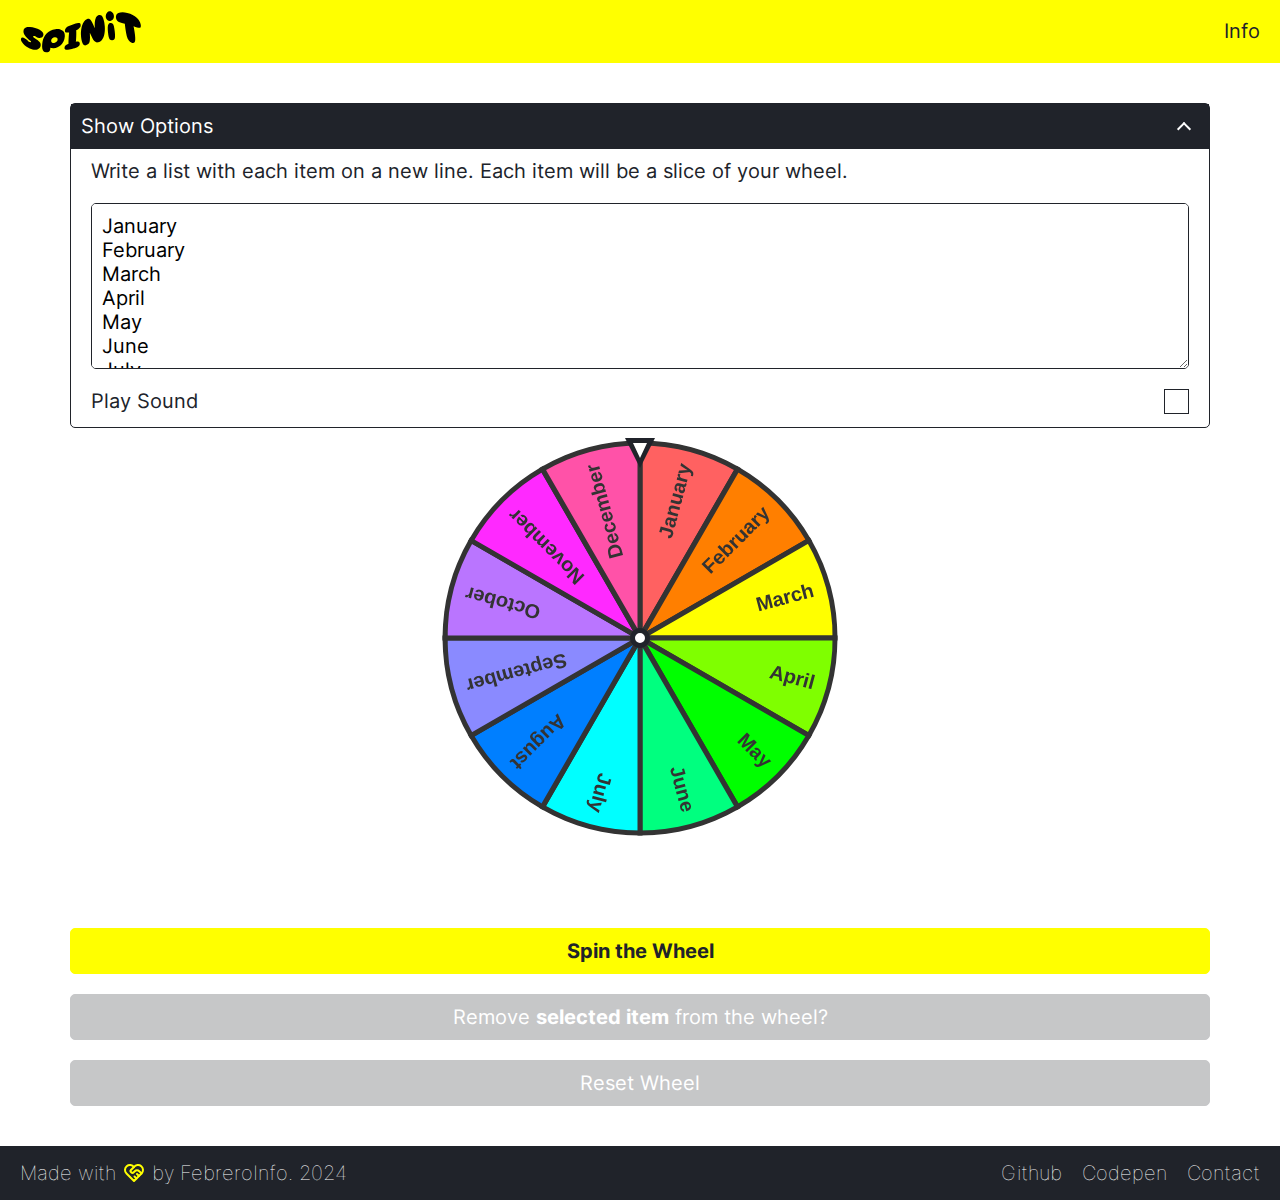
<file: index.html>
<!DOCTYPE html>
<html lang="en">
<head>
<meta charset="UTF-8"/>
<meta http-equiv="X-UA-Compatible" content="IE=edge"/>
<meta name="viewport" content="width=device-width, initial-scale=1"/>
<title>SPINiT</title>
<meta name="description" content="Create a spinning wheel and let your decision be driven by it."/>
<meta name="keywords" content="Jose Febrero, JSON, Canvas, Tools, SPINiT"/>
<meta name="theme-color" content="#FFFF00"/>
<meta property="og:site_name" content="SPINiT"/>
<meta property="og:title" content="SPINiT"/>
<meta property="og:type" content="website"/>
<meta property="og:url" content="https://github.com/febreroinfo/"/>
<meta property="og:description" content="Create a spinning wheel and let your decision be driven by it."/>
<meta property="og:image" content="./assets/images/spinit.png"/>
<link rel="icon" href="./assets/images/favicon/favicon.ico" sizes="16x16"/>
<link rel="icon" type="image/svg+xml" href="./assets/images/favicon/favicon.svg"/>
<link rel="apple-touch-icon" href="./assets/images/favicon/apple-touch-icon.png"/>
<link rel="manifest" href="./assets/images/favicon/manifest.json"/>
<link rel="stylesheet" href="./assets/styles/main.min.css"/></head>
<body>
<header class="navbar">
<a href="#home" aria-label="Skip to Content" class="skip">Skip to Content</a>
<a href="/spinit" target="_self" title="home">
<span class="logo">
<img src="./assets/images/svg/spinit.svg" width="125" height="43" alt="SpiniT"/></span></a>
<nav>
<button id="menu">Info</button></nav></header>
<main class="content">
<section id="home" data-open="open" class="content__item">
<article>
<h1>Spin IT</h1>
<div class="wheel">
<div class="wheel__option">
<input id="option" checked="checked" type="checkbox" class="wheel__input"/>
<label for="option" class="wheel__label">
<strong>Show Options</strong></label>
<div class="wheel__entry">
<label for="section">Write a list with each item on a new line. Each item will be a slice of your wheel.</label>
<textarea id="section" rows="6"></textarea>
<div class="wheel__audio">
<label for="sound">Play Sound
<input id="sound" type="checkbox" class="sr__only"/>
<span class="wheel__checkmark"></span></label></div></div></div>
<div class="wheel__content">
<canvas id="wheel" height="400" width="400" class="wheel__canvas"></canvas>
<div class="wheel__center"></div></div>
<div class="wheel__result">
<span id="result"></span></div>
<button id="spin" type="button" class="wheel__spin">Spin the Wheel</button>
<button id="remove" type="button" class="wheel__remove">Remove
<span id="article" class="wheel__item">selected item</span>&nbsp;from the wheel?</button>
<button id="reset" type="button" class="wheel__reset">Reset Wheel</button></div></article></section>
<section id="info" data-open="false" class="content__item">
<article>
<h2>What is it?</h2>
<p>A tool that lets you insert text and spin a wheel to decide a random result. Create a spinning wheel and let your decision be driven by it.</p></article>
<article>
<h2>How to use it?</h2>
<ol>
<li>
<p>Write a list of text (e.g. names, activities, chores), and make sure each item is on a new line.</p></li>
<li>
<p>Click the
<code>Spin the Wheel</code>&nbsp;button and the wheel will decide for you.</p></li></ol></article></section>
<button id="up" title="Back to Top" data-open="false" class="top">
<span>
<svg xmlns="http://www.w3.org/2000/svg" width="24" height="24" viewBox="0 0 24 24" fill="none" stroke-width="2" stroke="currentColor" stroke-linecap="round" stroke-linejoin="round" class="top__icon">
<path d="M0 0h24v24H0z" fill="none" stroke="none"></path>
<path d="M9 12h-3.586a1 1 0 0 1 -.707 -1.707l6.586 -6.586a1 1 0 0 1 1.414 0l6.586 6.586a1 1 0 0 1 -.707 1.707h-3.586v6h-6v-6z"></path>
<path d="M9 21h6"></path></svg></span></button></main>
<footer>
<p>
<span>Made with&nbsp;</span>
<span>
<svg xmlns="http://www.w3.org/2000/svg" width="24" height="24" viewBox="0 0 24 24" fill="none" stroke-width="2" stroke="currentColor" stroke-linecap="round" stroke-linejoin="round" class="footer__icon">
<path d="M0 0h24v24H0z" fill="none" stroke="none"></path>
<path d="M19.5 12.572l-7.5 7.428l-7.5 -7.428a5 5 0 1 1 7.5 -6.566a5 5 0 1 1 7.5 6.572" class="icon__active"></path>
<path d="M12 6l-3.293 3.293a1 1 0 0 0 0 1.414l.543 .543c.69 .69 1.81 .69 2.5 0l1 -1a3.182 3.182 0 0 1 4.5 0l2.25 2.25" class="icon__active"></path>
<path d="M12.5 15.5l2 2" class="icon__active"></path>
<path d="M15 13l2 2" class="icon__active"></path></svg></span>
<span>&nbsp;by FebreroInfo. 2024</span></p>
<ul>
<li>
<a href="https://github.com/febreroinfo" target="_blank" rel="noopener noreferrer">Github</a></li>
<li>
<a href="https://codepen.io/febreroinfo" target="_blank" rel="noopener noreferrer">Codepen</a></li>
<li>
<a id="email" href="#" data-email="false" tabindex="0">Contact</a></li></ul>
<figure id="status" data-open="false" aria-label="Network Status" class="network">
<span id="online" data-open="false" class="network__online">Hurray! Internet is back online.</span>
<span id="offline" data-open="false" class="network__offline">Opps! Internet is offline.</span></figure></footer></body>
<script defer=" " src="./assets/scripts/main.min.js"></script></html>
</file>
<file: assets/styles/main.min.css>
:root{--theme-font:"Inter",sans-serif;--theme-bg:#ffffff;--theme-bg-alt:#f6f8fa;--theme-bg-secondary:#20232a;--theme-text:rgb(32, 35, 42);--theme-text-alt:#ffffff;--theme-accent:#FFFF00;--theme-disabled:.25;--theme-transition:0.25s opacity ease-in-out,0.25s transform ease-in-out,0.25s border-color ease-in-out,0.25s background-color ease-in-out}html{box-sizing:border-box}*,::after,::before{box-sizing:inherit}*{margin:0;padding:0;font:inherit}body{min-height:100vh;min-height:100dvh}img,picture,svg,video{display:block;max-width:100%}button,input,select,textarea{font:inherit}button,dialog{border:0}a{color:var(--theme-text);transition:var(--theme-transition)}a :focus-visible,a:focus{outline:2px solid;outline-offset:5px}@font-face{font-family:Inter;src:url(../fonts/Inter/Inter-ExtraBold.woff2) format("woff2"),url(../fonts/Inter/Inter-ExtraBold.woff) format("woff");font-weight:700;font-style:normal;font-display:swap}@font-face{font-family:Inter;src:url(../fonts/Inter/Inter-Bold.woff2) format("woff2"),url(../fonts/Inter/Inter-Bold.woff) format("woff");font-weight:700;font-style:normal;font-display:swap}@font-face{font-family:Inter;src:url(../fonts/Inter/Inter-Black.woff2) format("woff2"),url(../fonts/Inter/Inter-Black.woff) format("woff");font-weight:900;font-style:normal;font-display:swap}@font-face{font-family:Inter;src:url(../fonts/Inter/Inter-Medium.woff2) format("woff2"),url(../fonts/Inter/Inter-Medium.woff) format("woff");font-weight:500;font-style:normal;font-display:swap}@font-face{font-family:Inter;src:url(../fonts/Inter/Inter-Thin.woff2) format("woff2"),url(../fonts/Inter/Inter-Thin.woff) format("woff");font-weight:100;font-style:normal;font-display:swap}@font-face{font-family:Inter;src:url(../fonts/Inter/Inter-Regular.woff2) format("woff2"),url(../fonts/Inter/Inter-Regular.woff) format("woff");font-weight:400;font-style:normal;font-display:swap}@font-face{font-family:Inter;src:url(../fonts/Inter/Inter-Light.woff2) format("woff2"),url(../fonts/Inter/Inter-Light.woff) format("woff");font-weight:300;font-style:normal;font-display:swap}@font-face{font-family:Inter;src:url(../fonts/Inter/Inter-SemiBold.woff2) format("woff2"),url(../fonts/Inter/Inter-SemiBold.woff) format("woff");font-weight:600;font-style:normal;font-display:swap}@font-face{font-family:Inter;src:url(../fonts/Inter/Inter-ExtraLight.woff2) format("woff2"),url(../fonts/Inter/Inter-ExtraLight.woff) format("woff");font-weight:200;font-style:normal;font-display:swap}@keyframes fade-in{from{opacity:0;transform:scale(.01) scale3d(1,1,1)}50%{transform:scale3d(1.05,1.05,1.05)}to{opacity:1;transform:scale(1) scale3d(1,1,1)}}@keyframes fade-out{from{opacity:1;transform:scale(1)}to{opacity:0;transform:scale(.01)}}@keyframes flip-x{from{transform:perspective(400px) rotate3d(1,0,0,90deg);animation-timing-function:ease-in;opacity:0}40%{transform:perspective(400px) rotate3d(1,0,0,-20deg);animation-timing-function:ease-in}60%{transform:perspective(400px) rotate3d(1,0,0,10deg);opacity:1}80%{transform:perspective(400px) rotate3d(1,0,0,-5deg)}to{transform:perspective(400px)}}@keyframes pulse{from{transform:scale3d(1,1,1)}50%{transform:scale3d(1.05,1.05,1.05)}to{transform:scale3d(1,1,1)}}@keyframes zoom-out{from{opacity:1}50%{opacity:0;transform:scale3d(.3,.3,.3)}to{opacity:0}}@keyframes zoom-in{from{opacity:0;transform:scale3d(.3,.3,.3)}50%{opacity:1}}.transition__down{opacity:.01;transform:translateY(-20px);transition:opacity .3s cubic-bezier(.645,.045,.355,1),transform .3s cubic-bezier(.645,.045,.355,1)}.transition__up{opacity:.01;transform:translateY(20px);transition:opacity .3s cubic-bezier(.645,.045,.355,1),transform .3s cubic-bezier(.645,.045,.355,1)}.transition__fade{opacity:.01;transition:opacity .3s cubic-bezier(.645,.045,.355,1)}.transition__done{opacity:1;transform:translateY(0);transition:opacity .3s cubic-bezier(.645,.045,.355,1),transform .3s cubic-bezier(.645,.045,.355,1)}.sr__only{position:absolute;width:1px;height:1px;padding:0;margin:-1px;overflow:hidden;clip:rect(0,0,0,0);white-space:nowrap;border:0}html{scroll-behavior:smooth;scroll-padding:var(--scroll-padding,5rem)}body{display:flex;flex-direction:column;position:relative;height:100%;font-family:var(--theme-font);font-size:1rem;font-size:clamp(1rem,.9186rem + .4651vw,1.25rem);color:var(--theme-text);background-color:var(--theme-bg)}header{display:flex;align-items:center;justify-content:space-between;padding:.5em 1em;top:0;z-index:1;background-color:var(--theme-accent)}header nav{display:flex;align-items:center;justify-content:flex-end;gap:1em;min-width:143px}header a,header button{color:var(--theme-text);text-decoration:none;cursor:pointer;min-width:35px;will-change:auto;transition:var(--theme-transition)}header a:hover,header button:hover{text-decoration:underline}header a :focus-visible,header a:focus,header button :focus-visible,header button:focus{outline:1px solid var(--theme-text);outline-offset:5px}header button{border:0;background-color:rgba(0,0,0,0)}.logo{--logo-width:125px;display:block;width:var(--logo-width);font-weight:600;font-size:1.5rem}.logo img{height:auto}main{flex:1}main article{display:flex;flex-direction:column;width:min(100% - 2em);margin-block:2em 1em;margin-inline:auto}main h1{font-weight:700;margin-bottom:1em;position:absolute;width:1px;height:1px;padding:0;margin:-1px;overflow:hidden;clip:rect(0,0,0,0);white-space:nowrap;border:0}main h2{font-size:1.5rem;font-weight:600;margin-bottom:1em}main p{margin-bottom:1em}main p:last-child{margin-bottom:0}textarea{--scroll-dimension:0.25rem;--scroll-border-radius:1em;--scroll-color-thumb:rgba(0, 0, 0, 0.5);--scroll-color-track:rgba(0, 0, 0, 0);--scroll-background:transparent;min-height:200px;max-height:450px;border:1px solid var(--theme-accent);border-radius:.25em;resize:vertical;padding:1em;-ms-overflow-style:inherit;scrollbar-width:thin;scrollbar-color:var(--scroll-color-thumb) var(--scroll-color-track)}textarea::-webkit-scrollbar{display:block;width:var(--scroll-dimension);height:var(--scroll-dimension)}textarea ::-webkit-scrollbar-button:single-button{width:0;height:0}textarea ::-webkit-scrollbar-button:single-button:hover{width:0;height:0}textarea::-webkit-scrollbar-track{background-color:var(--scroll-color-track);border:var(--scroll-dimension) solid var(--scroll-background)}textarea::-webkit-scrollbar-thumb{background-color:var(--scroll-color-thumb)}textarea:focus,textarea:focus-visible{outline:2px solid var(--theme-accent);outline-offset:5px}.content{position:relative}.content__item[data-open=false]{display:none}.content__item[data-open=true]{display:block}.content__item ol{-webkit-padding-start:20px;padding-inline-start:20px}.content__item code{font-family:monospace}.form{display:flex;flex-direction:column}.form__group{display:flex;flex-direction:column;position:relative;margin-bottom:1em}.form__group:last-child{margin-bottom:0}.form__input{position:absolute;opacity:0;width:0}.form__input:focus-visible~label,.form__input:focus~label{outline:2px solid var(--theme-accent);outline-offset:5px}.form__label{display:inline-block;text-align:center;font-weight:initial;border-radius:.25em;padding:.5em 1em;color:var(--theme-text-alt);border:1px solid var(--theme-accent);background-color:var(--theme-accent);transition:var(--theme-transition);cursor:pointer}.form__label:hover{color:var(--theme-accent);background-color:rgba(0,0,0,0)}.form__button{border-radius:.25em;padding:.5em 1em;margin-bottom:2em;color:var(--theme-text-alt);border:1px solid var(--theme-accent);background-color:var(--theme-accent);transition:var(--theme-transition)}.form__button[aria-hidden=true]{display:none}.form__button[aria-hidden=false]{display:block}.form__button:hover{color:var(--theme-accent);background-color:rgba(0,0,0,0)}.form__button:focus,.form__button:focus-visible{outline:2px solid var(--theme-accent);outline-offset:5px}.form__download{color:#000;border-radius:.25em;padding:.5em 1em;text-decoration:none;text-align:center;color:var(--theme-text-alt);border:1px solid var(--theme-accent);background-color:var(--theme-accent);transition:var(--theme-transition)}.form__download:hover{color:var(--theme-accent);background-color:rgba(0,0,0,0)}.form__download:focus,.form__download:focus-visible{outline:2px solid var(--theme-accent);outline-offset:5px}.dropdown{position:relative}.dropdown__group{display:flex;align-items:center;border:1px solid var(--theme-accent);border-radius:.25em;margin-bottom:1em}.dropdown__input{border:0;padding-inline:1em;width:100%;margin-inline:1em}.dropdown__input:focus{outline-color:transparent}.dropdown__button{border:0;border-radius:0;margin:auto 0 0 0;padding:.5em;color:var(--theme-text-alt);border-left:1px solid var(--theme-accent);background-color:var(--theme-accent);transition:var(--theme-transition)}.dropdown__button[aria-expanded=true] .dropdown__icon{transform:rotate(180deg)}.dropdown__button:hover{color:var(--theme-accent);background-color:rgba(0,0,0,0)}.dropdown__button:focus,.dropdown__button:focus-visible{outline:2px solid var(--theme-accent);outline-offset:5px}.dropdown__icon{display:flex;align-items:center;justify-content:center;pointer-events:none}.dropdown__option{display:none}.dropdown__option.is__active{display:block}.dropdown__items{width:100%;border:1px solid rgba(0,0,0,.1);border-radius:.25em;padding:.5em 1em;margin-bottom:.25em;border:1px solid var(--theme-accent);color:var(--theme-accent);background-color:rgba(0,0,0,0);transition:var(--theme-transition)}.dropdown__items:hover{color:var(--theme-text-alt);background-color:var(--theme-accent)}.dropdown__items:focus,.dropdown__items:focus-visible{outline:2px solid var(--theme-accent);outline-offset:5px}.wheel{display:flex;flex-direction:column;align-items:center;justify-content:center}.wheel__option{width:100%;border:1px solid var(--theme-text);border-radius:.25em}.wheel__option>input[type=checkbox]{position:absolute;left:-9999px;width:0;height:0}.wheel__option>input:focus~.wheel__label{outline:2px solid var(--theme-accent);outline-offset:5px;border-radius:.25em}.wheel__option>input:checked~.wheel__label{border-bottom:1px solid var(--theme-text)}.wheel__option>input:checked~.wheel__label::after{top:1em;transform:rotate(225deg)}.wheel__option>input:checked~.wheel__entry{opacity:1;padding:.5em .5em;max-height:99rem;transition:max-height .5s ease-in-out}.wheel__label{display:block;position:relative;padding:.5em;border-bottom:1px solid transparent;color:var(--theme-text-alt);background-color:var(--theme-text);transition:var(--theme-transition)}.wheel__label:hover{opacity:.75}.wheel__label::after{content:"";position:absolute;width:10px;height:10px;border-bottom:2px solid;border-right:2px solid;transform:rotate(45deg);top:.75em;right:1em;transition:all .25s ease-in-out}.wheel__entry{display:flex;flex-direction:column;opacity:0;max-height:0;margin:0 .5em;overflow:hidden;transition:max-height .5s cubic-bezier(0,1,0,1),opacity 1s cubic-bezier(0,1,0,1)}.wheel__entry label{margin-bottom:1em}.wheel__entry textarea{resize:vertical;min-height:150px;overflow:auto;padding:.5em;margin-bottom:1em;border:1px solid var(--theme-text);border-radius:.25em}.wheel__entry textarea:focus{outline:2px solid var(--theme-accent);outline-offset:5px}.wheel__audio{display:flex;align-items:center;justify-content:space-between;margin-bottom:.25rem}.wheel__audio>label{position:relative;width:100%;display:flex;justify-content:space-between;margin:0;-webkit-user-select:none;-moz-user-select:none;user-select:none}.wheel__audio input:focus+.wheel__checkmark{outline:2px solid var(--theme-accent);outline-offset:5px}.wheel__audio input:checked~.wheel__checkmark{background-color:var(--theme-text);opacity:1}.wheel__audio input:checked~.wheel__checkmark:after{display:flex;left:8px;top:3px;width:7px;height:14px;border:solid #fff;border-width:0 3px 3px 0;border:solid var(--theme-text-alt);border-width:0 3px 3px 0;transform:rotate(45deg)}.wheel__checkmark{position:absolute;top:0;right:0;height:25px;width:25px;border:1px solid var(--theme-text);cursor:pointer}.wheel__checkmark:after{content:"";position:absolute;display:none}.wheel__content{--wheel-border-before:10px;--wheel-border-top-before:20px;--wheel-top-after:3px;--wheel-border-after:5px;--wheel-border-top-after:10px;display:inline-flex;align-items:center;justify-content:center;position:relative;overflow:hidden;margin:.5em;max-width:100%;max-height:auto;cursor:none}.wheel__content::before{content:"";position:absolute;top:0;border-left:var(--wheel-border-before) solid transparent;border-right:var(--wheel-border-before) solid transparent;border-top:var(--wheel-border-top-before) solid var(--theme-text);z-index:1}.wheel__content::after{content:"";position:absolute;top:var(--wheel-top-after);border-left:var(--wheel-border-after) solid transparent;border-right:var(--wheel-border-after) solid transparent;border-top:var(--wheel-border-top-after) solid var(--theme-text-alt);z-index:10}.wheel__canvas{display:block;max-width:100%;image-rendering:auto}.wheel__center{--wheel-center-size:13px;--wheel-center-border:3px;display:flex;justify-content:center;align-items:center;position:absolute;width:var(--wheel-center-size);height:var(--wheel-center-size);background-color:var(--theme-text-alt);border:var(--wheel-center-border) solid var(--theme-text);border-radius:50%;transition:.8s}.wheel__result{display:flex;align-items:center;justify-content:center;min-height:56px;width:100%;padding:.5em;margin-bottom:1em;border:2px dashed var(--theme-text);border-radius:.25em;font-weight:700;font-size:1.5rem;line-height:1}.wheel__result:has(span:empty){border-color:transparent}.wheel__item{font-weight:700}.wheel__remove,.wheel__reset,.wheel__spin{font:inherit;border:0;width:100%;padding:.5em;border:1px solid var(--theme-text);border-radius:.25em;margin-bottom:1em;color:var(--theme-text-alt);background-color:var(--theme-text);transition:var(--theme-transition);cursor:pointer}.wheel__remove:disabled,.wheel__reset:disabled,.wheel__spin:disabled{opacity:var(--theme-disabled);cursor:none}.wheel__remove:hover,.wheel__reset:hover,.wheel__spin:hover{opacity:.75}.wheel__remove:hover:disabled,.wheel__reset:hover:disabled,.wheel__spin:hover:disabled{opacity:var(--theme-disabled)}.wheel__remove:focus,.wheel__remove:focus-visible,.wheel__reset:focus,.wheel__reset:focus-visible,.wheel__spin:focus,.wheel__spin:focus-visible{outline:2px solid var(--theme-accent);outline-offset:5px}.wheel__spin{font-weight:700;color:var(--theme-text);background-color:var(--theme-accent);border:1px solid var(--theme-accent);transition:box-shadow .25s ease-in-out}.wheel__spin:hover{opacity:1;box-shadow:0 3px 3px rgba(0,0,0,.2)}.wheel__spin:focus,.wheel__spin:focus-visible{outline:2px solid var(--theme-text);outline-offset:5px}@media(min-width:576px){.wheel__content{--wheel-border-before:15px;--wheel-border-top-before:30px;--wheel-top-after:5px;--wheel-border-after:7px;--wheel-border-top-after:15px}.wheel__center{--wheel-center-size:20px;--wheel-center-border:5px}}@media(min-width:992px){main section article{max-width:1140px}}footer{display:flex;flex-direction:column;align-items:center;justify-content:space-between;margin-top:auto;padding:.75em 1em;font-weight:100;font-size:.9375rem;background-color:var(--theme-bg-secondary)}footer p{display:flex;align-items:center;margin-bottom:.5em;color:var(--theme-text-alt)}footer ul{list-style:none;padding:0;display:flex;align-items:center;gap:1em}footer a{color:var(--theme-text-alt);text-decoration:none;cursor:pointer;will-change:auto;transition:var(--theme-transition)}footer a:hover{text-decoration:underline}footer a :focus-visible,footer a:focus{outline:1px solid var(--theme-text-alt);outline-offset:5px}footer .icon__active{stroke:var(--theme-accent)}@media(min-width:576px){footer{flex-direction:unset}footer p{margin-bottom:0}}@media(min-width:768px){footer{font-size:inherit}}.lost{display:flex;flex-direction:column;height:100vh;margin:1em}.lost section{display:flex;flex-direction:column;align-items:center;justify-content:center;flex:1}.lost__headline{font-size:1.5rem;font-weight:900;margin-bottom:.5rem}.lost__home{display:inline-block;margin-bottom:1em;padding:.3em .6em;border:1px solid var(--theme-accent);border-radius:.25em;text-align:center;color:var(--theme-text-alt);background-color:var(--theme-accent);text-decoration:none;cursor:pointer;transition:all .25s ease-in-out}.lost__home:hover{text-decoration:none;color:var(--theme-accent);background-color:rgba(0,0,0,0)}.lost__error{width:250px;margin:1em;animation:pulse 12s infinite ease-in-out,shakeX 48s infinite ease-in-out;animation-delay:0s,12s}.lost__error svg{height:auto}.lost__error svg .color-main{fill:#e0e0e0}.lost__error svg .color-light{fill:#fff}.lost__error svg .color-dark{fill:#f0f0f0}.lost__error svg .color-accent{fill:#f5f5f5}@keyframes pulse{from{transform:scale3d(1,1,1)}50%{transform:scale3d(1.05,1.05,1.05)}to{transform:scale3d(1,1,1)}}@keyframes shakeX{from,to{transform:translate3d(0,0,0)}10%,30%,50%,70%,90%{transform:translate3d(-10px,0,0)}20%,40%,60%,80%{transform:translate3d(10px,0,0)}}@media(min-width:992px){.lost section{margin:1em auto;padding-inline:1em;max-width:1140px}}.splash{position:fixed;top:0;left:0;bottom:0;display:flex;align-items:center;justify-content:center;width:100%;z-index:100;background-color:var(--theme-bg)}.splash__item{font-size:5rem;font-weight:800;animation:pulse 2.5s infinite,zoom-out 1s linear 2.5s}@media(prefers-reduced-motion){.splash{animation:none}}.loader{display:flex;flex-direction:row;align-items:center;justify-content:center;inset:0;z-index:1}.loader__item{width:20px;height:20px;border-radius:100%;display:inline-block;animation:slide 1s infinite}.loader__item:nth-child(1){animation-delay:.1s;background-color:#0a439f}.loader__item:nth-child(2){animation-delay:.2s;background-color:#083987}.loader__item:nth-child(3){animation-delay:.3s;background-color:#072f6f}.loader__item:nth-child(4){animation-delay:.4s;background-color:#052557}.loader__item:nth-child(5){animation-delay:.5s;background-color:#041a3f}@keyframes slide{0%{transform:scale(1)}50%{opacity:.3;transform:scale(2)}100%{transform:scale(1)}}@media(prefers-reduced-motion){.loader{animation:none}}.skip{position:absolute;top:auto;left:-999px;margin:.5rem;padding:.75rem;overflow:hidden;z-index:-99;cursor:pointer;text-decoration:none;transform:translateY(-100%);transition:transform .3s;border-radius:.25rem;color:var(--theme-text);background-color:var(--theme-bg);will-change:auto;transition:var(--theme-transition)}.skip:active,.skip:focus{top:0;left:0;width:auto;height:auto;z-index:99;transform:translateY(0)}.top{position:fixed;right:1em;bottom:5em;justify-content:end;padding:.25em;background-color:var(--theme-accent);border:2px solid transparent;border-radius:100%;filter:invert(1);mix-blend-mode:difference;cursor:pointer}.top[data-open=false]{display:none}.top[data-open=true]{display:flex}.top[data-open=true]:hover{background-color:rgba(0,0,0,0);border:2px solid var(--theme-accent);will-change:auto;transition:var(--theme-transition)}.top[data-open=true]:hover .top__icon{fill:var(--theme-accent);stroke:var(--theme-accent)}.top__icon{fill:var(--theme-text);stroke:var(--theme-text)}.network{--status-online-bg:var(--theme-accent);--status-offline-bg:var(--theme-bg-secondary);--status-text:var(--theme-text-alt);position:fixed;left:1rem;bottom:6rem;display:flex;align-items:center;justify-content:center;padding:1rem;border-radius:.25rem;transform:translateX(-100%);transition:transform .3s}.network[data-open=false]{opacity:0;transform:translateX(-100%)}.network[data-open=true]{opacity:1;z-index:100;transform:translateX(0)}.network[data-open=true]:has(.network__online[data-open=true]){color:var(--status-text);background-color:var(--status-online-bg)}.network[data-open=true]:has(.network__offline[data-open=true]){color:var(--status-text);background-color:var(--status-offline-bg)}.network__online{display:flex;align-items:center;justify-content:center}.network__online[data-open=false]{display:none}.network__online[data-open=true]{display:flex}.network__offline{display:flex;align-items:center;justify-content:center}.network__offline[data-open=false]{display:none}.network__offline[data-open=true]{display:flex}
/*# sourceMappingURL=main.min.map */
</file>
